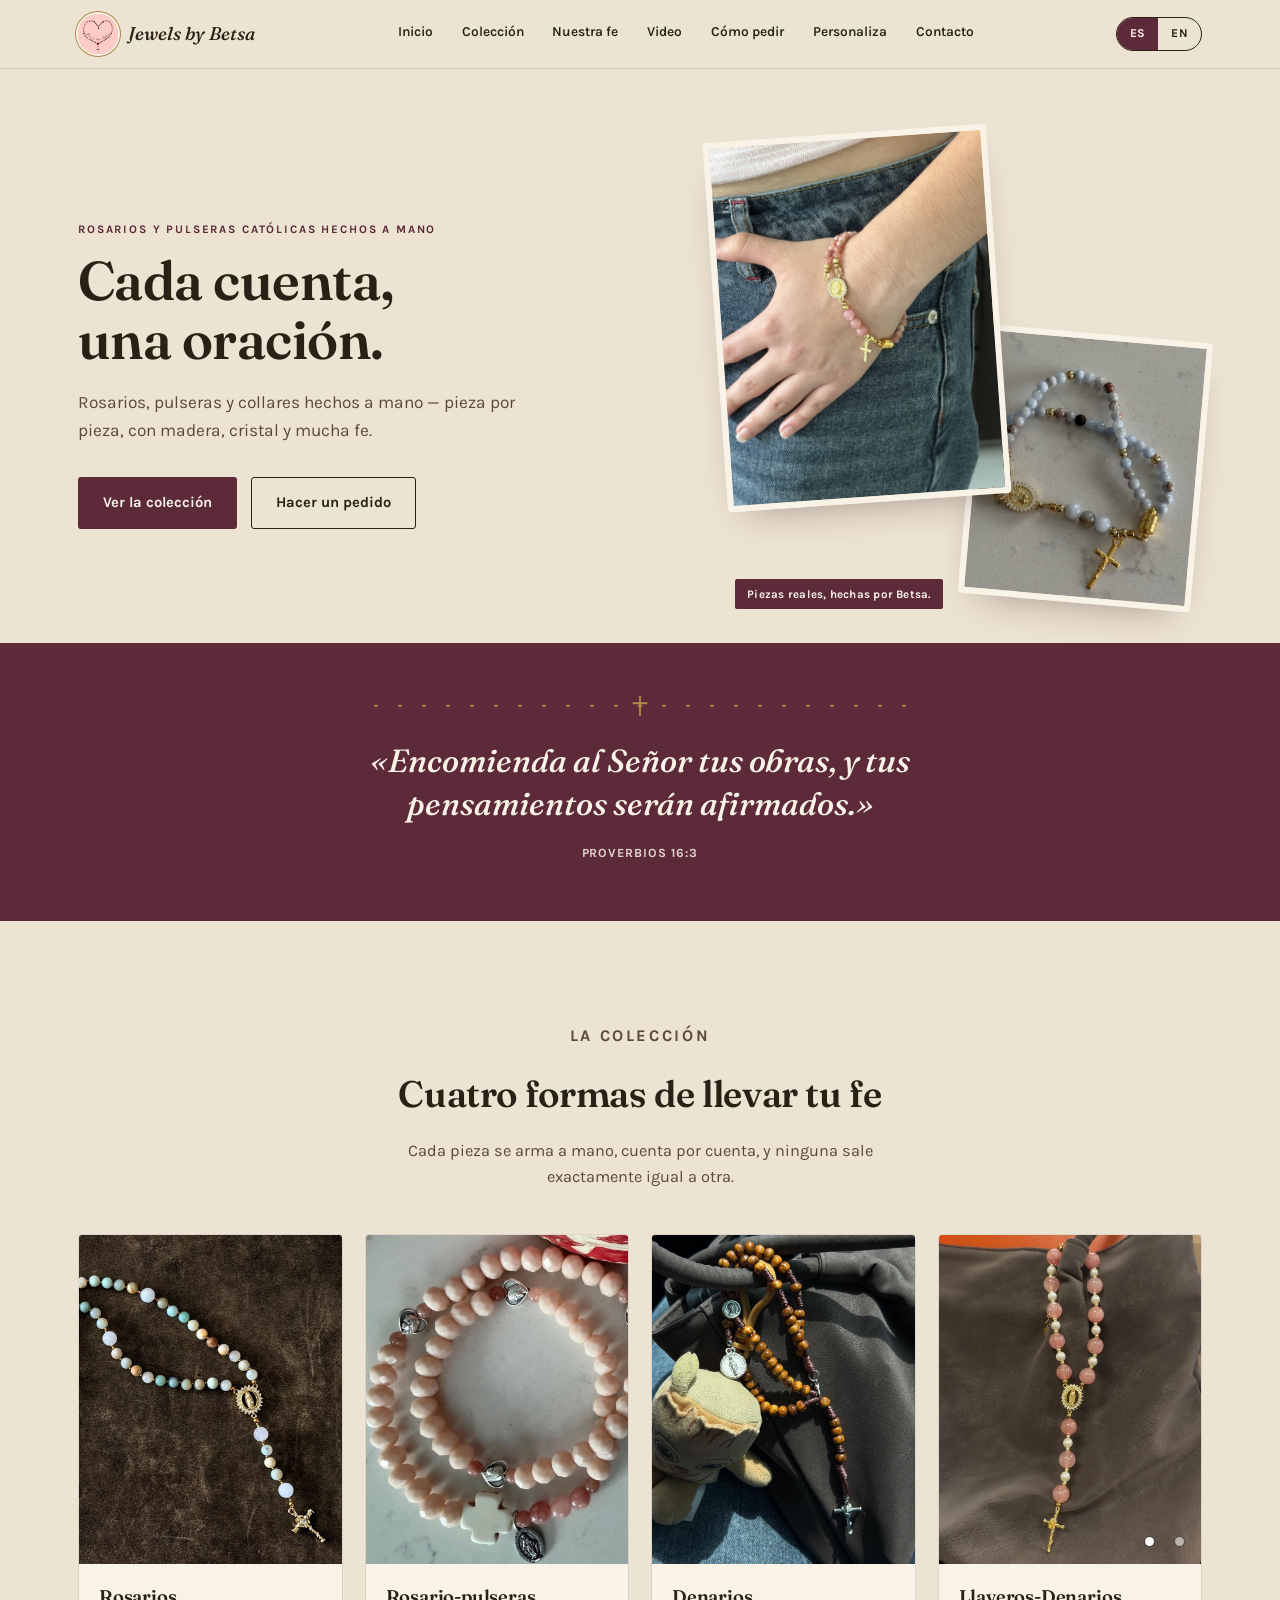
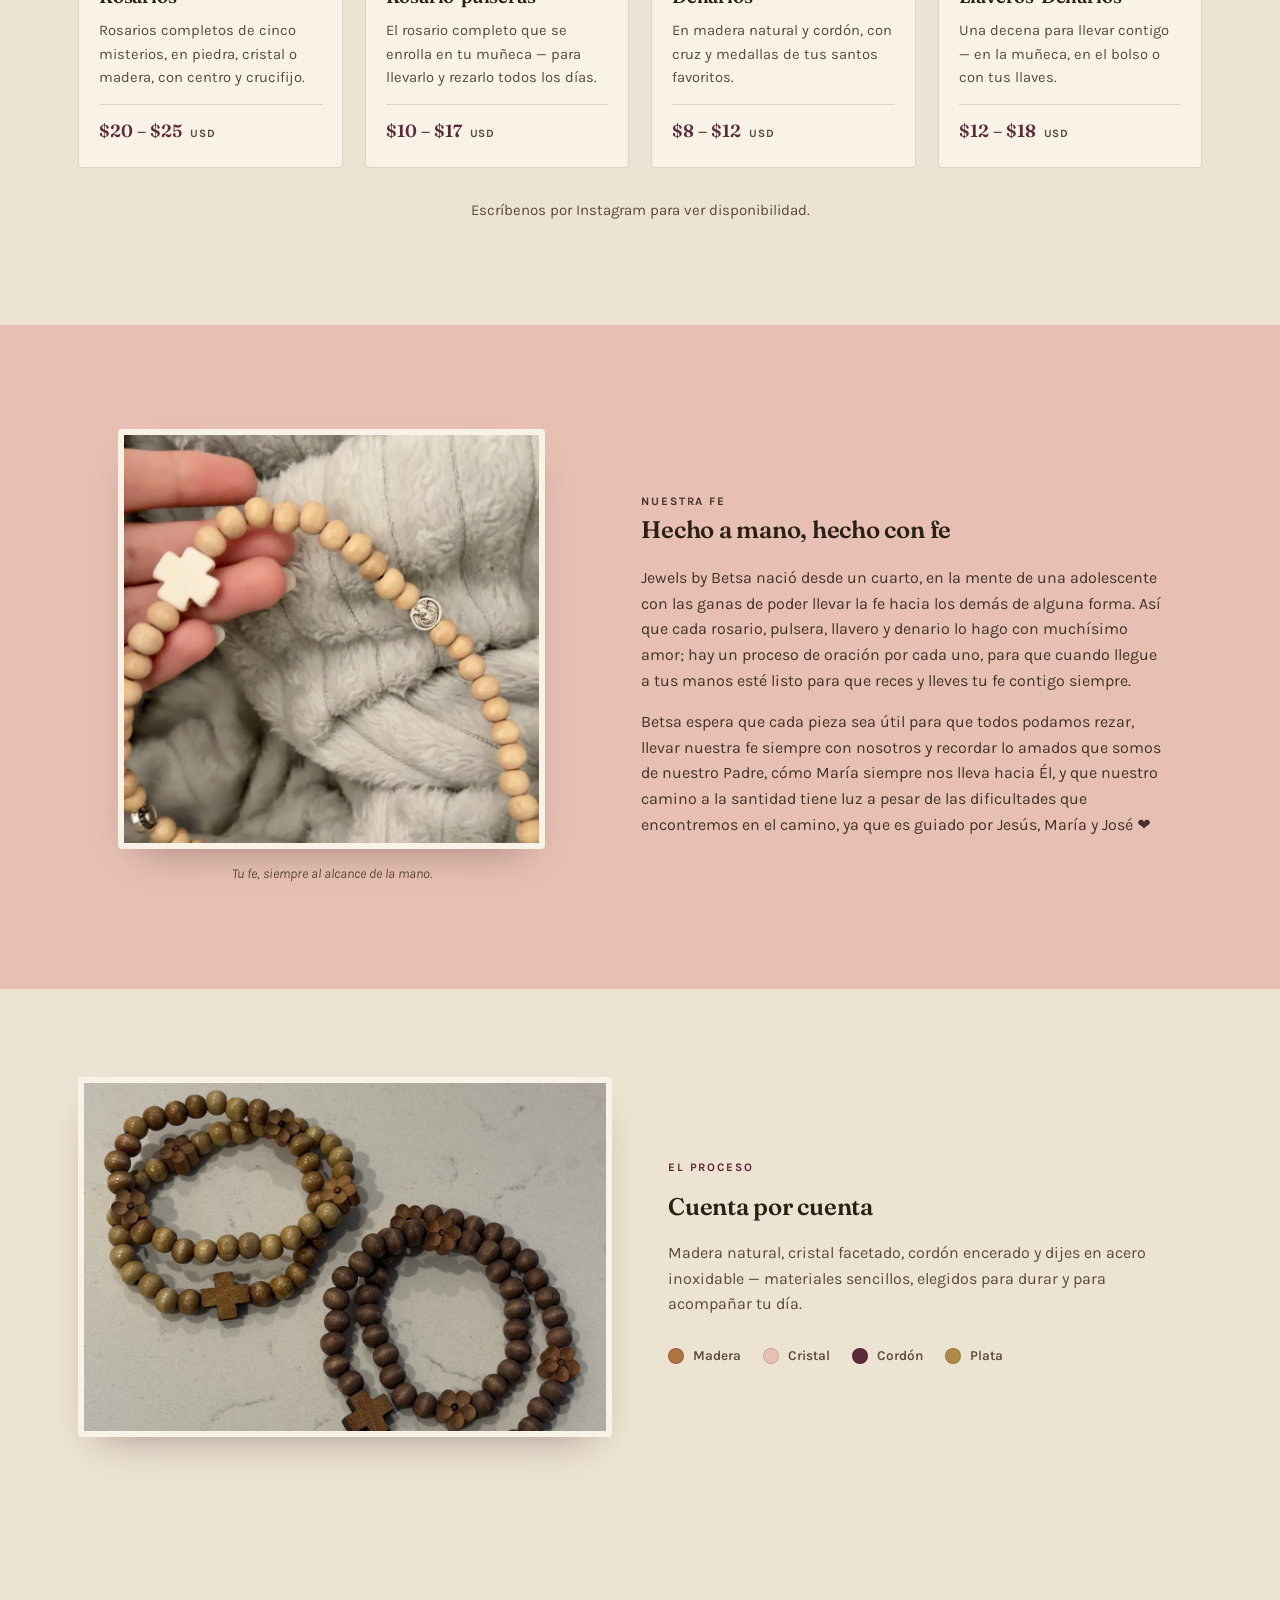
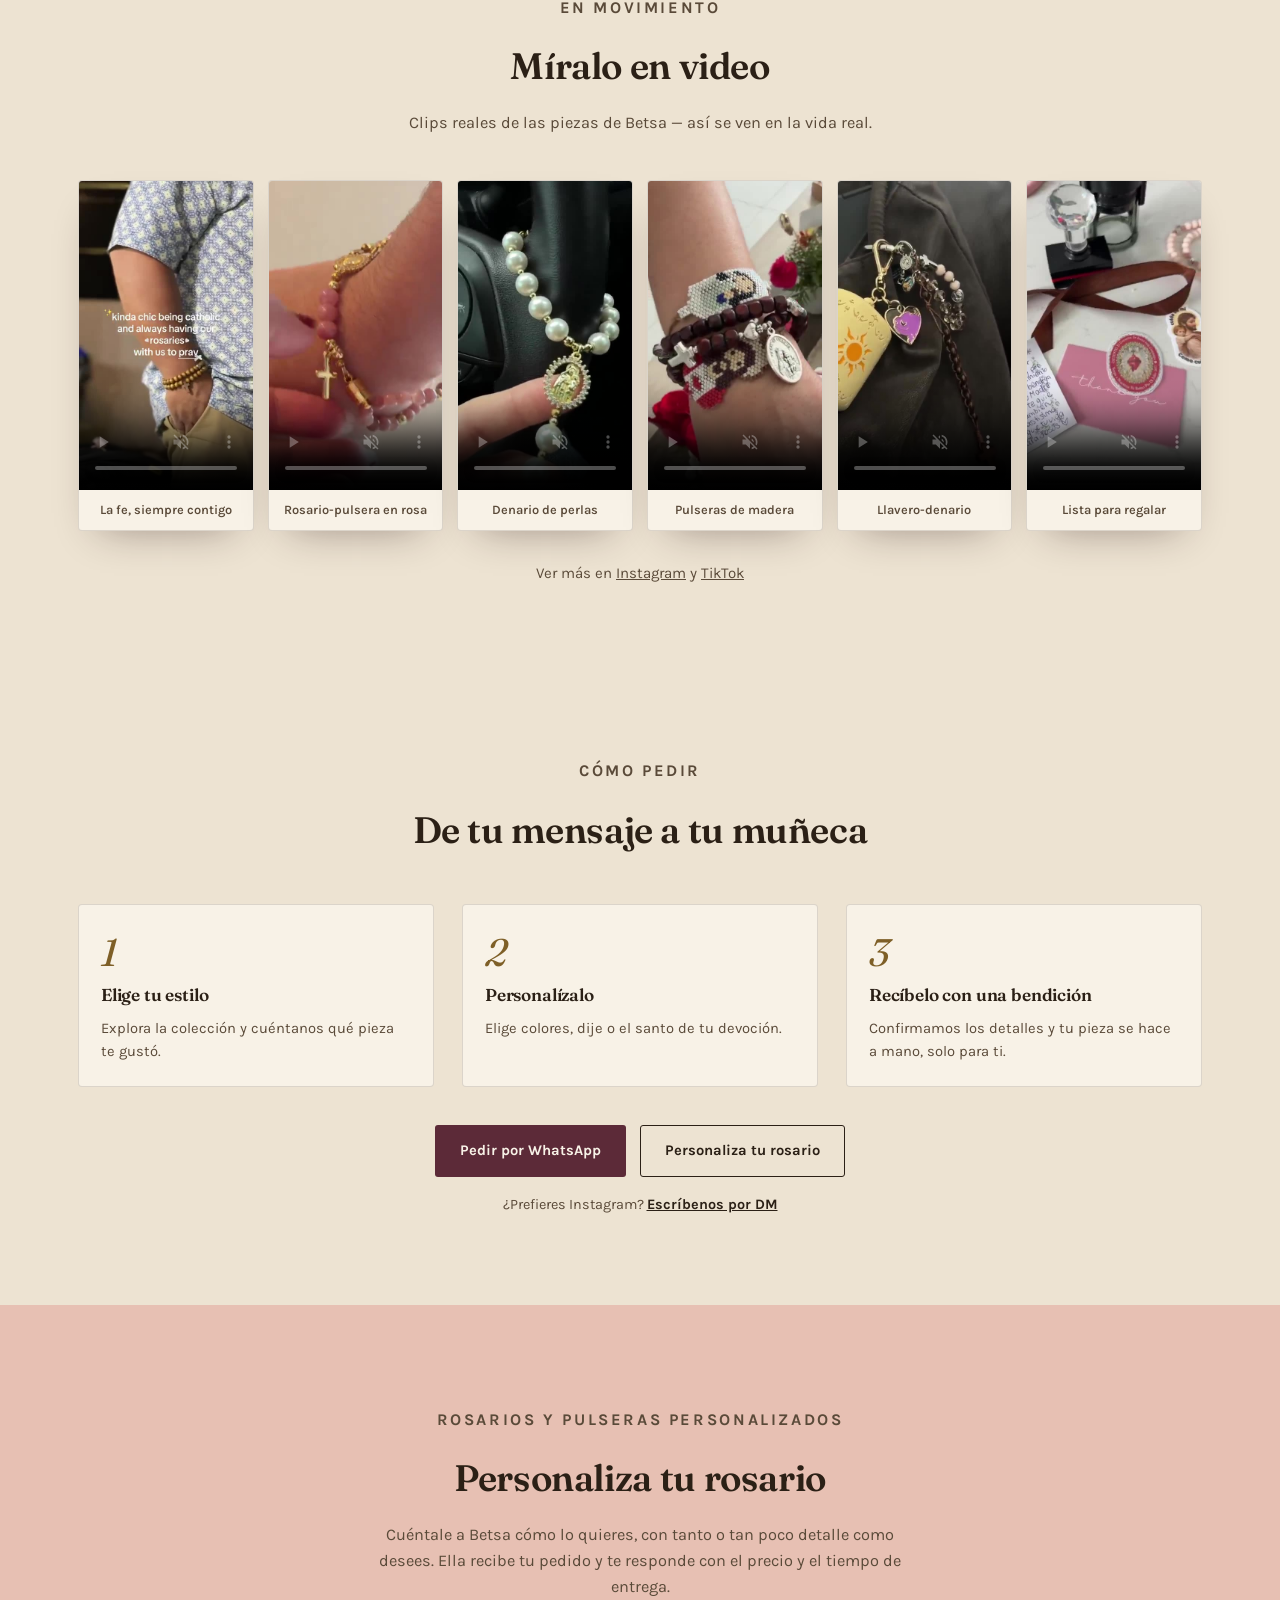
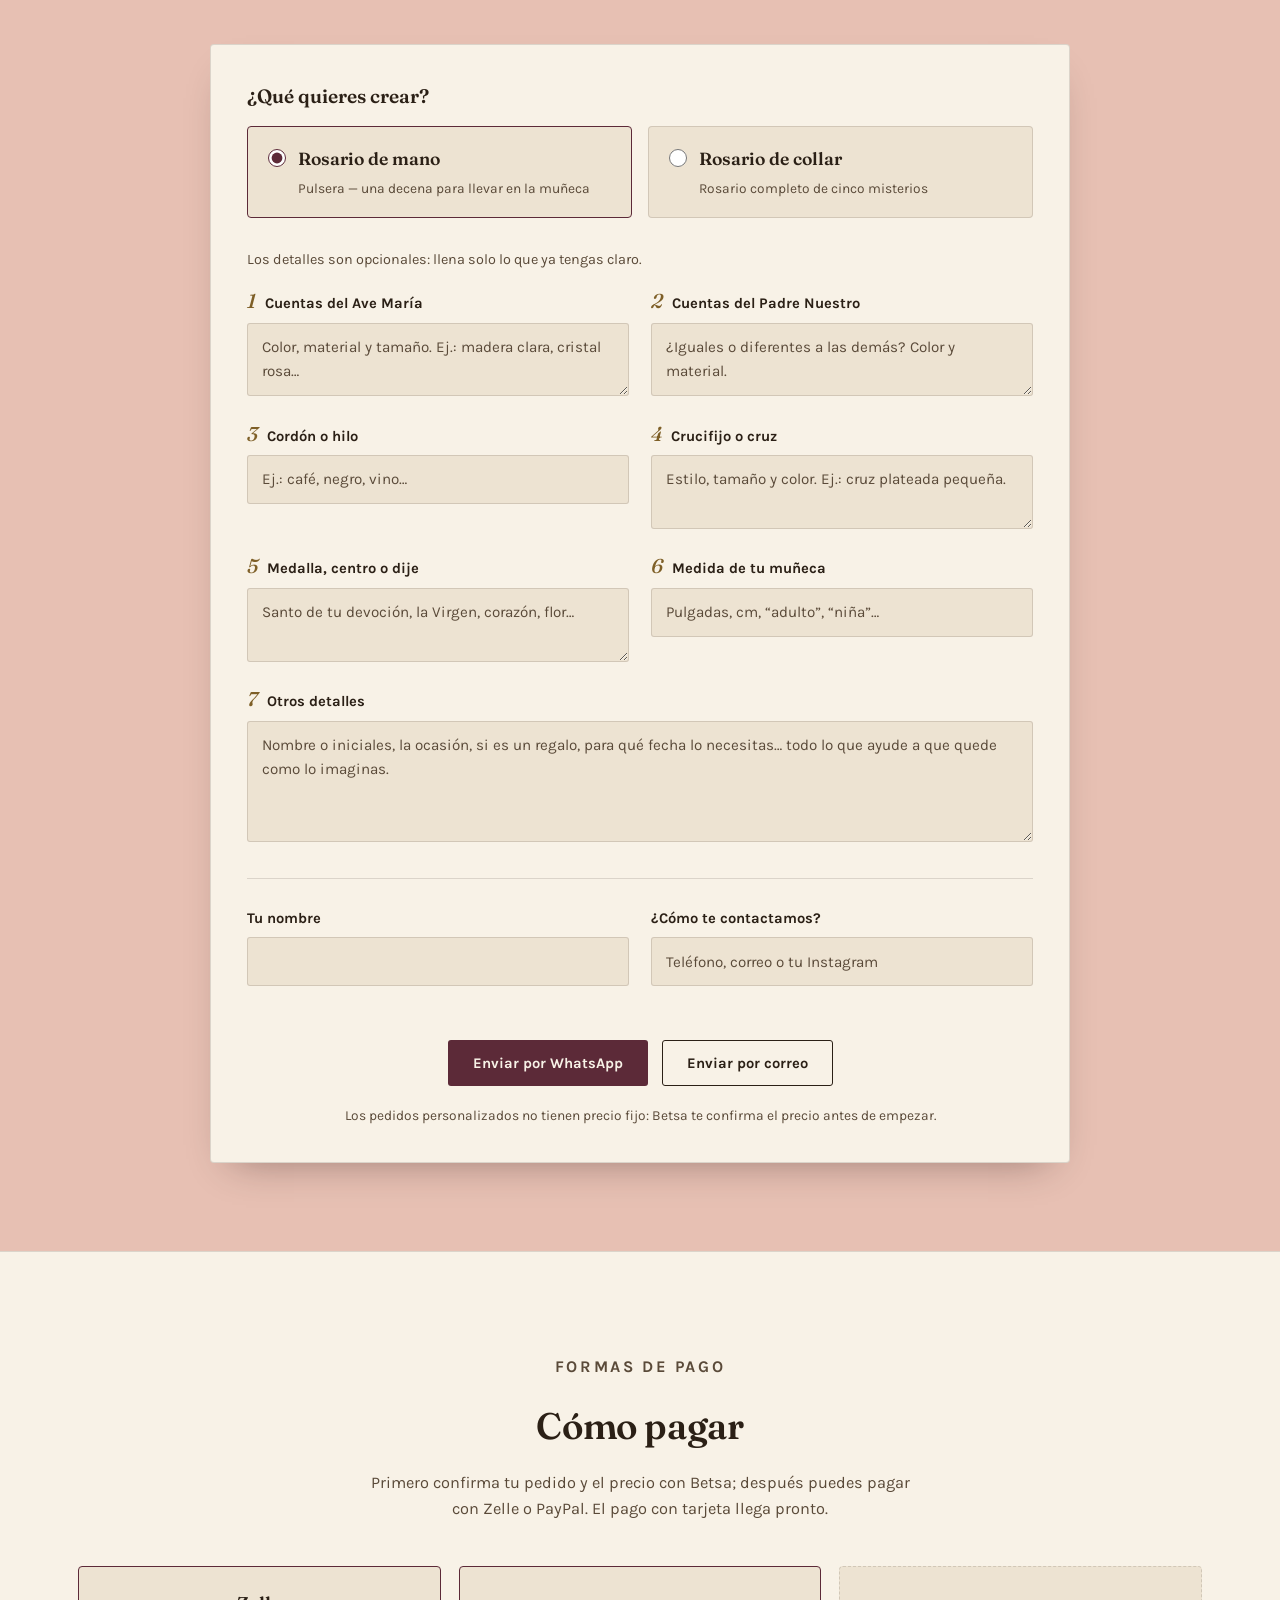
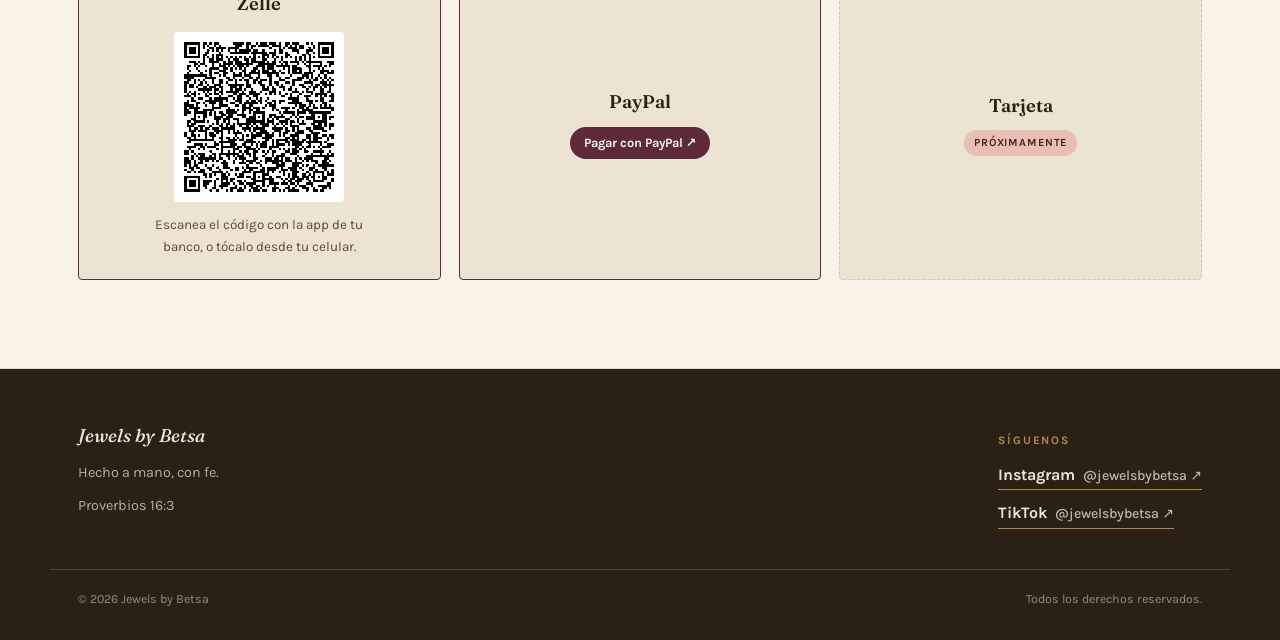
<file: index.html>
<!doctype html>
<html lang="es">
<head>
  <meta charset="utf-8">
  <meta name="viewport" content="width=device-width, initial-scale=1">
  <!-- seo:start (generated by build.js) -->
  <title>Rosarios y pulseras católicas hechos a mano | Jewels by Betsa</title>
  <meta name="description" content="Rosarios, rosario-pulseras, denarios de madera y llaveros católicos hechos a mano, con oración. Pide el tuyo o personalízalo a tu gusto.">
  <link rel="canonical" href="https://jewelsbybetsa.com/">
  <link rel="alternate" hreflang="es" href="https://jewelsbybetsa.com/">
  <link rel="alternate" hreflang="en" href="https://jewelsbybetsa.com/en/">
  <link rel="alternate" hreflang="x-default" href="https://jewelsbybetsa.com/">
  <meta property="og:type" content="website">
  <meta property="og:site_name" content="Jewels by Betsa">
  <meta property="og:title" content="Rosarios y pulseras católicas hechos a mano | Jewels by Betsa">
  <meta property="og:description" content="Rosarios, rosario-pulseras, denarios de madera y llaveros católicos hechos a mano, con oración. Pide el tuyo o personalízalo a tu gusto.">
  <meta property="og:image" content="https://jewelsbybetsa.com/images/og-jewels-by-betsa.jpg">
  <meta property="og:url" content="https://jewelsbybetsa.com/">
  <meta property="og:locale" content="es_US">
  <script type="application/ld+json">{"@context":"https://schema.org","@type":"Organization","name":"Jewels by Betsa","url":"https://jewelsbybetsa.com/","logo":"https://jewelsbybetsa.com/images/logo.jpg","image":"https://jewelsbybetsa.com/images/og-jewels-by-betsa.jpg","description":"Rosarios, rosario-pulseras, denarios de madera y llaveros católicos hechos a mano, con oración. Pide el tuyo o personalízalo a tu gusto.","sameAs":["https://www.instagram.com/jewelsbybetsa/","https://www.tiktok.com/@jewelsbybetsa"]}</script>
  <script type="application/ld+json">{"@context":"https://schema.org","@graph":[{"@type":"Product","name":"Rosarios","description":"Rosarios completos de cinco misterios, en piedra, cristal o madera, con centro y crucifijo.","image":"https://jewelsbybetsa.com/images/rosario-collar.jpg","url":"https://jewelsbybetsa.com/#coleccion","brand":{"@type":"Brand","name":"Jewels by Betsa"},"offers":{"@type":"AggregateOffer","priceCurrency":"USD","lowPrice":20,"highPrice":25}},{"@type":"Product","name":"Rosario-pulseras","description":"El rosario completo que se enrolla en tu muñeca — para llevarlo y rezarlo todos los días.","image":"https://jewelsbybetsa.com/images/rosario-pulsera.jpg","url":"https://jewelsbybetsa.com/#coleccion","brand":{"@type":"Brand","name":"Jewels by Betsa"},"offers":{"@type":"AggregateOffer","priceCurrency":"USD","lowPrice":10,"highPrice":17}},{"@type":"Product","name":"Denarios","description":"En madera natural y cordón, con cruz y medallas de tus santos favoritos.","image":"https://jewelsbybetsa.com/images/denario-madera.jpg","url":"https://jewelsbybetsa.com/#coleccion","brand":{"@type":"Brand","name":"Jewels by Betsa"},"offers":{"@type":"AggregateOffer","priceCurrency":"USD","lowPrice":8,"highPrice":12}},{"@type":"Product","name":"Llaveros-Denarios","description":"Una decena para llevar contigo — en la muñeca, en el bolso o con tus llaves.","image":"https://jewelsbybetsa.com/images/llavero-denario-rosa.jpg","url":"https://jewelsbybetsa.com/#coleccion","brand":{"@type":"Brand","name":"Jewels by Betsa"},"offers":{"@type":"AggregateOffer","priceCurrency":"USD","lowPrice":12,"highPrice":18}}]}</script>
  <!-- seo:end -->
  <link rel="icon" href="images/logo.jpg">
  <link rel="preconnect" href="https://fonts.googleapis.com">
  <link rel="preconnect" href="https://fonts.gstatic.com" crossorigin>
  <link href="https://fonts.googleapis.com/css2?family=Fraunces:ital,opsz,wght@0,9..144,400;0,9..144,500;0,9..144,600;1,9..144,500&family=Karla:wght@400;500;600;700&display=swap" rel="stylesheet">
  <link rel="stylesheet" href="css/styles.css">
</head>
<body>
<header>
  <div class="wrap nav">
    <a class="brand" href="#top">
      <img src="images/logo.jpg" alt="Logo de Jewels by Betsa" data-i18n-alt="alt.logo">
      <span class="brand-word">Jewels by Betsa</span>
    </a>
    <nav class="links" id="navLinks">
      <a href="#top" data-i18n="nav.home">Inicio</a>
      <a href="#coleccion" data-i18n="nav.collection">Colección</a>
      <a href="#fe" data-i18n="nav.faith">Nuestra fe</a>
      <a href="#motion" data-i18n="nav.motion">Video</a>
      <a href="#pedir" data-i18n="nav.order">Cómo pedir</a>
      <a href="#personaliza" data-i18n="nav.custom">Personaliza</a>
      <a href="#contacto" data-i18n="nav.contact">Contacto</a>
    </nav>
    <div class="nav-right">
      <div class="lang-toggle" role="group" aria-label="Language / Idioma">
        <!-- lang:start (generated by build.js) -->
        <a id="btnEs" href="./" hreflang="es" lang="es" aria-current="true">ES</a>
        <a id="btnEn" href="en/" hreflang="en" lang="en">EN</a>
        <!-- lang:end -->
      </div>
      <button class="menu-btn" id="menuBtn" aria-label="Menu" aria-expanded="false"><span></span></button>
    </div>
  </div>
</header>

<main id="top">
  <section class="hero">
    <div class="wrap">
      <div>
        <h1>
          <span class="kicker" data-i18n="hero.keywords">Rosarios y pulseras católicas hechos a mano</span>
          <span class="hero-headline" data-i18n="hero.headline">Cada cuenta, una oración.</span>
        </h1>
        <p class="lede" data-i18n="hero.sub">Rosarios, pulseras y collares hechos a mano — pieza por pieza, con madera, cristal y mucha fe.</p>
        <div class="hero-ctas">
          <a class="btn btn-primary" href="#coleccion" data-i18n="hero.cta1">Ver la colección</a>
          <a class="btn btn-ghost" href="#pedir" data-i18n="hero.cta2">Hacer un pedido</a>
        </div>
      </div>
      <div class="hero-art" data-reveal>
        <img class="a" src="images/hero-pulsera-puesta.jpg" alt="Rosario-pulsera rosa hecho a mano, puesto en la muñeca, con medalla y cruz doradas" data-i18n-alt="alt.hero1">
        <img class="b" src="images/hero-rosario-azul.jpg" alt="Rosario-pulsera católico hecho a mano en piedra azul, con medalla de la Virgen y crucifijo dorado" data-i18n-alt="alt.hero2">
        <span class="hero-caption" data-i18n="hero.photocaption">Piezas reales, hechas por Betsa.</span>
      </div>
    </div>
  </section>

  <section class="tight verse-band">
    <div class="wrap">
      <div class="bead-divider bead-divider--fg" aria-hidden="true" style="margin-bottom:6px;"></div>
      <blockquote data-i18n="verse.quote">«Encomienda al Señor tus obras, y tus pensamientos serán afirmados.»</blockquote>
      <cite data-i18n="verse.cite">Proverbios 16:3</cite>
    </div>
  </section>

  <section id="coleccion">
    <div class="wrap">
      <div class="section-head center">
        <p class="kicker" data-i18n="section.collection.kicker">LA COLECCIÓN</p>
        <h2 data-i18n="section.collection.title">Cuatro formas de llevar tu fe</h2>
        <p data-i18n="section.collection.sub">Cada pieza se arma a mano, cuenta por cuenta, y ninguna sale exactamente igual a otra.</p>
      </div>
      <div class="grid-collection" data-reveal>
        <div class="card">
          <div class="thumb"><img src="images/rosario-collar.jpg" alt="Rosario católico hecho a mano en piedra natural, con centro de la Virgen y crucifijo dorado" data-i18n-alt="alt.rosarios"></div>
          <div class="body">
            <h3 data-i18n="rosarios.title">Rosarios</h3>
            <p data-i18n="rosarios.desc">Rosarios completos de cinco misterios, en piedra, cristal o madera, con centro y crucifijo.</p>
            <div class="price" data-price="rosarios">$20 – $25 <small>USD</small></div>
          </div>
        </div>
        <div class="card">
          <div class="thumb"><img src="images/rosario-pulsera.jpg" alt="Rosario-pulsera hecho a mano en tonos rosa, con cruz y medalla" data-i18n-alt="alt.pulseras"></div>
          <div class="body">
            <h3 data-i18n="pulseras.title">Rosario-pulseras</h3>
            <p data-i18n="pulseras.desc">El rosario completo que se enrolla en tu muñeca — para llevarlo y rezarlo todos los días.</p>
            <div class="price" data-price="pulseras">$10 – $17 <small>USD</small></div>
          </div>
        </div>
        <div class="card">
          <div class="thumb"><img src="images/denario-madera.jpg" alt="Denario de madera hecho a mano, en cordón, con medallas y cruz" data-i18n-alt="alt.denarios"></div>
          <div class="body">
            <h3 data-i18n="denarios.title">Denarios</h3>
            <p data-i18n="denarios.desc">En madera natural y cordón, con cruz y medallas de tus santos favoritos.</p>
            <div class="price" data-price="denarios">$8 – $12 <small>USD</small></div>
          </div>
        </div>
        <div class="card">
          <div class="thumb thumb-duo" data-duo>
            <img class="on" src="images/llavero-denario-rosa.jpg" alt="Llavero-denario rosa con perlas, medalla de la Virgen y cruz dorada" data-i18n-alt="alt.llavero1">
            <img src="images/denario-rojo.jpg" alt="Denario rojo con cuentas blancas, medalla y cruz dorada" data-i18n-alt="alt.llavero2">
            <div class="duo-dots">
              <button type="button" aria-pressed="true" aria-label="Foto 1" data-i18n-aria="photo.1"></button>
              <button type="button" aria-pressed="false" aria-label="Foto 2" data-i18n-aria="photo.2"></button>
            </div>
          </div>
          <div class="body">
            <h3 data-i18n="llaveros.title">Llaveros-Denarios</h3>
            <p data-i18n="llaveros.desc">Una decena para llevar contigo — en la muñeca, en el bolso o con tus llaves.</p>
            <div class="price" data-price="llaveros">$12 – $18 <small>USD</small></div>
          </div>
        </div>
      </div>
      <p class="collection-foot" data-i18n="collection.cta">Escríbenos por Instagram para ver disponibilidad.</p>
    </div>
  </section>

  <section id="fe" class="faith">
    <div class="wrap">
      <figure class="faith-img" data-reveal>
        <img src="images/fe-rosario-en-mano.jpg" alt="Mano sosteniendo un rosario de madera hecho a mano, con cruz blanca" data-i18n-alt="alt.faith">
        <figcaption data-i18n="faith.imgcaption">Tu fe, siempre al alcance de la mano.</figcaption>
      </figure>
      <div class="faith-copy">
        <p class="kicker" data-i18n="faith.kicker">NUESTRA FE</p>
        <h2 data-i18n="faith.title">Hecho a mano, hecho con fe</h2>
        <p data-i18n="faith.body1">Jewels by Betsa nació desde un cuarto, en la mente de una adolescente con las ganas de poder llevar la fe hacia los demás de alguna forma. Así que cada rosario, pulsera, llavero y denario lo hago con muchísimo amor; hay un proceso de oración por cada uno, para que cuando llegue a tus manos esté listo para que reces y lleves tu fe contigo siempre.</p>
        <p data-i18n="faith.body2">Betsa espera que cada pieza sea útil para que todos podamos rezar, llevar nuestra fe siempre con nosotros y recordar lo amados que somos de nuestro Padre, cómo María siempre nos lleva hacia Él, y que nuestro camino a la santidad tiene luz a pesar de las dificultades que encontremos en el camino, ya que es guiado por Jesús, María y José ❤️</p>
      </div>
    </div>
  </section>

  <section class="craft">
    <div class="wrap">
      <img src="images/proceso-cuentas-madera.jpg" alt="Rosario-pulseras de cuentas de madera con dijes de flor y cruz, hechas a mano" data-i18n-alt="alt.craft" data-reveal>
      <div>
        <p class="kicker" data-i18n="craft.kicker">EL PROCESO</p>
        <h2 data-i18n="craft.title">Cuenta por cuenta</h2>
        <p style="color:var(--muted);margin-top:14px;max-width:48ch;" data-i18n="craft.body">Madera natural, cristal facetado, cordón encerado y dijes en acero inoxidable — materiales sencillos, elegidos para durar y para acompañar tu día.</p>
        <div class="swatches">
          <div class="swatch"><i style="background:var(--clay)"></i><span data-i18n="material.wood">Madera</span></div>
          <div class="swatch"><i style="background:var(--blush)"></i><span data-i18n="material.crystal">Cristal</span></div>
          <div class="swatch"><i style="background:var(--wine)"></i><span data-i18n="material.cord">Cordón</span></div>
          <div class="swatch"><i style="background:var(--gold)"></i><span data-i18n="material.silver">Plata</span></div>
        </div>
      </div>
    </div>
  </section>

  <section id="motion" class="tight">
    <div class="wrap">
      <div class="section-head center">
        <p class="kicker" data-i18n="motion.kicker">EN MOVIMIENTO</p>
        <h2 data-i18n="motion.title">Míralo en video</h2>
        <p data-i18n="motion.sub">Clips reales de las piezas de Betsa — así se ven en la vida real.</p>
      </div>
      <div class="grid-video" data-reveal>
        <figure class="video-card">
          <video src="videos/fe-contigo.mp4" poster="images/poster-fe-contigo.jpg" muted loop playsinline preload="none" aria-label="La fe, siempre contigo" data-i18n-aria="video1.caption"></video>
          <figcaption data-i18n="video1.caption">La fe, siempre contigo</figcaption>
        </figure>
        <figure class="video-card">
          <video src="videos/rosario-pulsera-rosa.mp4" poster="images/poster-rosario-pulsera-rosa.jpg" muted loop playsinline preload="none" aria-label="Rosario-pulsera en rosa" data-i18n-aria="video2.caption"></video>
          <figcaption data-i18n="video2.caption">Rosario-pulsera en rosa</figcaption>
        </figure>
        <figure class="video-card">
          <video src="videos/denario-perlas.mp4" poster="images/poster-denario-perlas.jpg" muted loop playsinline preload="none" aria-label="Denario de perlas" data-i18n-aria="video3.caption"></video>
          <figcaption data-i18n="video3.caption">Denario de perlas</figcaption>
        </figure>
        <figure class="video-card">
          <video src="videos/pulseras-madera.mp4" poster="images/poster-pulseras-madera.jpg" muted loop playsinline preload="none" aria-label="Pulseras de madera" data-i18n-aria="video4.caption"></video>
          <figcaption data-i18n="video4.caption">Pulseras de madera</figcaption>
        </figure>
        <figure class="video-card">
          <video src="videos/llavero-denario.mp4" poster="images/poster-llavero-denario.jpg" muted loop playsinline preload="none" aria-label="Llavero-denario" data-i18n-aria="video5.caption"></video>
          <figcaption data-i18n="video5.caption">Llavero-denario</figcaption>
        </figure>
        <figure class="video-card">
          <video src="videos/para-regalar.mp4" poster="images/poster-para-regalar.jpg" muted loop playsinline preload="none" aria-label="Lista para regalar" data-i18n-aria="video6.caption"></video>
          <figcaption data-i18n="video6.caption">Lista para regalar</figcaption>
        </figure>
      </div>
      <p class="collection-foot"><span data-i18n="motion.cta">Ver más en</span> <a href="https://www.instagram.com/jewelsbybetsa/" target="_blank" rel="noopener">Instagram</a> <span data-i18n="motion.cta.or">y</span> <a href="https://www.tiktok.com/@jewelsbybetsa" target="_blank" rel="noopener">TikTok</a></p>
    </div>
  </section>

  <section id="pedir">
    <div class="wrap">
      <div class="section-head center">
        <p class="kicker" data-i18n="order.kicker">CÓMO PEDIR</p>
        <h2 data-i18n="order.title">De tu mensaje a tu muñeca</h2>
      </div>
      <div class="steps" data-reveal>
        <div class="step">
          <span class="num">1</span>
          <h3 data-i18n="step1.title">Elige tu estilo</h3>
          <p data-i18n="step1.body">Explora la colección y cuéntanos qué pieza te gustó.</p>
        </div>
        <div class="step">
          <span class="num">2</span>
          <h3 data-i18n="step2.title">Personalízalo</h3>
          <p data-i18n="step2.body">Elige colores, dije o el santo de tu devoción.</p>
        </div>
        <div class="step">
          <span class="num">3</span>
          <h3 data-i18n="step3.title">Recíbelo con una bendición</h3>
          <p data-i18n="step3.body">Confirmamos los detalles y tu pieza se hace a mano, solo para ti.</p>
        </div>
      </div>
      <div class="order-cta">
        <a class="btn btn-primary" href="https://wa.me/18633351937?text=Hola%20Betsa%2C%20quiero%20hacer%20un%20pedido." data-i18n-href="order.wa.href" target="_blank" rel="noopener" data-i18n="order.wa.cta">Pedir por WhatsApp</a>
        <a class="btn btn-ghost" href="#personaliza" data-i18n="order.custom.cta">Personaliza tu rosario</a>
      </div>
      <p class="order-alt"><span data-i18n="order.alt">¿Prefieres Instagram?</span> <a href="https://www.instagram.com/jewelsbybetsa/" target="_blank" rel="noopener" data-i18n="order.alt.link">Escríbenos por DM</a></p>
    </div>
  </section>

  <section id="personaliza" class="custom">
    <div class="wrap">
      <div class="section-head center">
        <p class="kicker" data-i18n="custom.kicker">ROSARIOS Y PULSERAS PERSONALIZADOS</p>
        <h2 data-i18n="custom.title">Personaliza tu rosario</h2>
        <p data-i18n="custom.sub">Cuéntale a Betsa cómo lo quieres, con tanto o tan poco detalle como desees. Ella recibe tu pedido y te responde con el precio y el tiempo de entrega.</p>
      </div>

      <form class="custom-form" id="customForm" novalidate data-reveal>
        <fieldset class="type-pick">
          <legend data-i18n="custom.type.legend">¿Qué quieres crear?</legend>
          <label class="type-card">
            <input type="radio" name="tipo" value="mano" checked>
            <span class="type-name" data-i18n="custom.type.mano">Rosario de mano</span>
            <span class="type-note" data-i18n="custom.type.mano.note">Pulsera — una decena para llevar en la muñeca</span>
          </label>
          <label class="type-card">
            <input type="radio" name="tipo" value="collar">
            <span class="type-name" data-i18n="custom.type.collar">Rosario de collar</span>
            <span class="type-note" data-i18n="custom.type.collar.note">Rosario completo de cinco misterios</span>
          </label>
        </fieldset>

        <p class="form-hint" data-i18n="custom.optional">Los detalles son opcionales: llena solo lo que ya tengas claro.</p>
        <div class="field-grid">
          <div class="field">
            <label for="cf-ave"><span class="field-num">1</span><span data-i18n="custom.ave.label">Cuentas del Ave María</span></label>
            <textarea id="cf-ave" name="ave" rows="2" data-i18n-ph="custom.ave.ph" placeholder="Color, material y tamaño. Ej.: madera clara, cristal rosa…"></textarea>
          </div>
          <div class="field">
            <label for="cf-padre"><span class="field-num">2</span><span data-i18n="custom.padre.label">Cuentas del Padre Nuestro</span></label>
            <textarea id="cf-padre" name="padre" rows="2" data-i18n-ph="custom.padre.ph" placeholder="¿Iguales o diferentes a las demás? Color y material."></textarea>
          </div>
          <div class="field">
            <label for="cf-cordon"><span class="field-num">3</span><span data-i18n="custom.cordon.label">Cordón o hilo</span></label>
            <input type="text" id="cf-cordon" name="cordon" data-i18n-ph="custom.cordon.ph" placeholder="Ej.: café, negro, vino…">
          </div>
          <div class="field">
            <label for="cf-cruz"><span class="field-num">4</span><span data-i18n="custom.cruz.label">Crucifijo o cruz</span></label>
            <textarea id="cf-cruz" name="cruz" rows="2" data-i18n-ph="custom.cruz.ph" placeholder="Estilo, tamaño y color. Ej.: cruz plateada pequeña."></textarea>
          </div>
          <div class="field">
            <label for="cf-medalla"><span class="field-num">5</span><span data-i18n="custom.medalla.label">Medalla, centro o dije</span></label>
            <textarea id="cf-medalla" name="medalla" rows="2" data-i18n-ph="custom.medalla.ph" placeholder="Santo de tu devoción, la Virgen, corazón, flor…"></textarea>
          </div>
          <div class="field">
            <label for="cf-medida"><span class="field-num">6</span><span id="medidaLabel" data-i18n="custom.medida.label.mano">Medida de tu muñeca</span></label>
            <input type="text" id="cf-medida" name="medida" data-i18n-ph="custom.medida.ph.mano" placeholder="Pulgadas, cm, “adulto”, “niña”…">
          </div>
          <div class="field field-wide">
            <label for="cf-otros"><span class="field-num">7</span><span data-i18n="custom.otros.label">Otros detalles</span></label>
            <textarea id="cf-otros" name="otros" rows="4" data-i18n-ph="custom.otros.ph" placeholder="Nombre o iniciales, la ocasión, si es un regalo, para qué fecha lo necesitas… todo lo que ayude a que quede como lo imaginas."></textarea>
          </div>
        </div>

        <div class="field-grid contact-grid">
          <div class="field">
            <label for="cf-nombre"><span data-i18n="custom.nombre.label">Tu nombre</span></label>
            <input type="text" id="cf-nombre" name="nombre" autocomplete="name" required>
          </div>
          <div class="field">
            <label for="cf-contacto"><span data-i18n="custom.contacto.label">¿Cómo te contactamos?</span></label>
            <input type="text" id="cf-contacto" name="contacto" required data-i18n-ph="custom.contacto.ph" placeholder="Teléfono, correo o tu Instagram">
          </div>
        </div>
        <input type="checkbox" name="botcheck" class="hp" tabindex="-1" autocomplete="off" aria-hidden="true">

        <p class="form-status" id="formStatus" role="status" aria-live="polite"></p>
        <div class="send-row">
          <button type="button" class="btn btn-primary" id="sendWhatsapp" data-i18n="custom.send.wa">Enviar por WhatsApp</button>
          <button type="button" class="btn btn-ghost" id="sendEmail" data-i18n="custom.send.email">Enviar por correo</button>
        </div>
        <p class="form-note" data-i18n="custom.note">Los pedidos personalizados no tienen precio fijo: Betsa te confirma el precio antes de empezar.</p>
      </form>
    </div>
  </section>

  <section class="pay">
    <div class="wrap">
      <div class="section-head center">
        <p class="kicker" data-i18n="pay.kicker">FORMAS DE PAGO</p>
        <h2 data-i18n="pay.title">Cómo pagar</h2>
        <p data-i18n="pay.body">Primero confirma tu pedido y el precio con Betsa; después puedes pagar con Zelle o PayPal. El pago con tarjeta llega pronto.</p>
      </div>
      <!-- Placeholder only — wire real payment links/buttons here when ready (e.g. Zelle QR, PayPal.me link, Stripe payment link). -->
      <div class="pay-methods">
        <a class="pay-card pay-card-live pay-card-qr" href="https://enroll.zellepay.com/qr-codes?data=ewogICJuYW1lIiA6ICJKVUFOIiwKICAidG9rZW4iIDogIjMyMTQ0NzAxMzUiLAogICJhY3Rpb24iIDogInBheW1lbnQiCn0=" target="_blank" rel="noopener">
          <div class="method">Zelle</div>
          <img class="zelle-qr" src="images/zelle-qr.png" width="600" height="600" alt="Código QR de Zelle para pagar a Jewels by Betsa" data-i18n-alt="alt.zelle">
          <span class="pay-note" data-i18n="pay.zelle.note">Escanea el código con la app de tu banco, o tócalo desde tu celular.</span>
        </a>
        <a class="pay-card pay-card-live" href="https://paypal.me/juancamachobd" target="_blank" rel="noopener"><div class="method">PayPal</div><span class="pay-go" data-i18n="pay.paypal.cta">Pagar con PayPal ↗</span></a>
        <div class="pay-card"><div class="method" data-i18n="pay.card">Tarjeta</div><span class="soon" data-i18n="pay.soon">Próximamente</span></div>
      </div>
    </div>
  </section>
</main>

<div class="sticky-cta" id="stickyCta">
  <a class="btn btn-primary" href="#personaliza" data-i18n="sticky.cta">Personalizar mi rosario</a>
</div>

<footer id="contacto">
  <div class="wrap">
    <div>
      <span class="brand-word">Jewels by Betsa</span>
      <p data-i18n="footer.tag">Hecho a mano, con fe.</p>
      <p data-i18n="verse.cite">Proverbios 16:3</p>
    </div>
    <div>
      <p class="kicker" style="color:var(--gold)" data-i18n="footer.follow">SÍGUENOS</p>
      <ul class="social">
        <li><a href="https://www.instagram.com/jewelsbybetsa/" target="_blank" rel="noopener">Instagram <span>@jewelsbybetsa ↗</span></a></li>
        <li><a href="https://www.tiktok.com/@jewelsbybetsa" target="_blank" rel="noopener">TikTok <span>@jewelsbybetsa ↗</span></a></li>
      </ul>
    </div>
  </div>
  <div class="wrap foot-bottom">
    <span>© 2026 Jewels by Betsa</span>
    <span data-i18n="footer.rights">Todos los derechos reservados.</span>
  </div>
</footer>

<script src="js/i18n.js"></script>
<script src="js/main.js"></script>
</body>
</html>
</file>
<file: css/styles.css>
:root{
  --linen:#EDE3D2;
  --surface:#F8F2E7;
  --ink:#2B2016;
  --muted:#5A4A39;
  --wine:#5C2A38;
  --wine-strong:#4A2129;
  --clay:#AD7440;
  --blush:#E7C0B3;
  --gold:#AE8A47;
  --gold-text:#7E5F27;
  --border: rgba(43,32,22,.14);
  --divider-bg: var(--linen);
  --shadow: 0 18px 40px -22px rgba(43,20,20,.45);
}
@media (prefers-color-scheme: dark){
  :root:not([data-theme="light"]){
    --linen:#1E1512;
    --surface:#2A1D18;
    --ink:#F2E7D8;
    --muted:#C6B4A0;
    --wine:#D98CA0;
    --wine-strong:#EFAABD;
    --clay:#D8A06B;
    --blush:#3B2721;
    --gold:#CBA968;
    --gold-text:#CBA968;
    --border: rgba(242,231,216,.16);
    --divider-bg: var(--linen);
    --shadow: 0 18px 44px -20px rgba(0,0,0,.65);
  }
}
:root[data-theme="dark"]{
  --linen:#1E1512;
  --surface:#2A1D18;
  --ink:#F2E7D8;
  --muted:#C6B4A0;
  --wine:#D98CA0;
  --wine-strong:#EFAABD;
  --clay:#D8A06B;
  --blush:#3B2721;
  --gold:#CBA968;
    --gold-text:#CBA968;
  --border: rgba(242,231,216,.16);
  --divider-bg: var(--linen);
  --shadow: 0 18px 44px -20px rgba(0,0,0,.65);
}

*{box-sizing:border-box;}
body{
  margin:0;
  background:var(--linen);
  color:var(--ink);
  font-family:'Karla',ui-sans-serif,system-ui,sans-serif;
  font-size:16px;
  line-height:1.6;
  -webkit-font-smoothing:antialiased;
}
img{display:block;max-width:100%;}
h1,h2,h3{
  font-family:'Fraunces',Georgia,serif;
  font-weight:600;
  letter-spacing:-0.01em;
  text-wrap:balance;
  margin:0;
  color:var(--ink);
}
a{color:inherit;}
.wrap{max-width:1180px;margin:0 auto;padding:0 28px;}
.kicker{
  font-family:'Karla',sans-serif;
  font-weight:700;
  font-size:.72rem;
  letter-spacing:.16em;
  text-transform:uppercase;
  color:var(--wine);
}
.btn{
  display:inline-flex;align-items:center;gap:.5rem;
  font-family:'Karla',sans-serif;font-weight:700;font-size:.92rem;
  padding:.85rem 1.5rem;border-radius:3px;border:1.5px solid transparent;
  text-decoration:none;cursor:pointer;transition:transform .15s ease, opacity .15s ease;
}
.btn:hover{transform:translateY(-1px);}
.btn:focus-visible{outline:2px solid var(--wine);outline-offset:3px;}
.btn-primary{background:var(--wine);color:var(--surface);}
.btn-primary:hover{opacity:.92;}
.btn-ghost{border-color:var(--ink);color:var(--ink);background:transparent;}

/* ---------- Bead divider: dots + center cross, echoes rosary construction ---------- */
.bead-divider{position:relative;height:14px;width:min(560px,78%);margin:0 auto;}
.bead-divider::before{
  content:"";position:absolute;left:0;right:0;top:50%;height:2.4px;transform:translateY(-50%);
  background-image:radial-gradient(circle, var(--gold) 2.2px, transparent 2.6px);
  background-size:24px 14px;background-repeat:repeat-x;background-position:center;
  opacity:.85;
}
.bead-divider::after{
  content:"";position:absolute;left:50%;top:50%;width:22px;height:22px;transform:translate(-50%,-50%);
  background:var(--divider-bg);
  -webkit-mask-image:url("data:image/svg+xml,%3Csvg xmlns='http://www.w3.org/2000/svg' viewBox='0 0 24 24'%3E%3Cpath d='M11 1h2v7h7v2h-7v13h-2V10H4V8h7z'/%3E%3C/svg%3E");
  mask-image:url("data:image/svg+xml,%3Csvg xmlns='http://www.w3.org/2000/svg' viewBox='0 0 24 24'%3E%3Cpath d='M11 1h2v7h7v2h-7v13h-2V10H4V8h7z'/%3E%3C/svg%3E");
  -webkit-mask-size:contain;mask-size:contain;-webkit-mask-repeat:no-repeat;mask-repeat:no-repeat;
}
.bead-divider--fg::after{background:var(--gold);}

/* ---------- Nav ---------- */
header{
  position:sticky;top:0;z-index:40;
  background:color-mix(in srgb, var(--linen) 88%, transparent);
  backdrop-filter:blur(10px);
  border-bottom:1px solid var(--border);
}
.nav{display:flex;align-items:center;justify-content:space-between;padding-top:14px;padding-bottom:14px;gap:16px;}
.brand{display:flex;align-items:center;gap:.65rem;text-decoration:none;}
.brand img{width:40px;height:40px;border-radius:50%;object-fit:cover;box-shadow:0 0 0 2px var(--surface), 0 0 0 3px var(--gold);}
.brand-word{font-family:'Fraunces',serif;font-style:italic;font-weight:500;font-size:1.15rem;color:var(--ink);}
nav.links{display:flex;gap:1.8rem;list-style:none;margin:0;padding:0;}
nav.links a{
  text-decoration:none;font-weight:600;font-size:.86rem;color:var(--ink);
  padding-bottom:3px;border-bottom:2px solid transparent;transition:border-color .15s ease;
}
nav.links a:hover{border-color:var(--gold);}
.nav-right{display:flex;align-items:center;gap:14px;}
.lang-toggle{
  display:flex;border:1.5px solid var(--ink);border-radius:999px;overflow:hidden;font-size:.75rem;font-weight:700;
}
.lang-toggle a{
  background:transparent;border:0;padding:.4rem .8rem;cursor:pointer;text-decoration:none;display:block;color:var(--ink);font-family:'Karla',sans-serif;font-weight:700;
  letter-spacing:.04em;
}
.lang-toggle a[aria-current="true"]{background:var(--wine);color:var(--surface);}
.lang-toggle a:focus-visible{outline:2px solid var(--wine);outline-offset:2px;}
.menu-btn{display:none;background:none;border:1.5px solid var(--ink);border-radius:4px;padding:.4rem .6rem;cursor:pointer;}
.menu-btn span, .menu-btn span::before, .menu-btn span::after{
  content:"";display:block;width:18px;height:2px;background:var(--ink);position:relative;
}
.menu-btn span::before{position:absolute;top:-6px;}
.menu-btn span::after{position:absolute;top:6px;}

@media (max-width:800px){
  nav.links{
    position:absolute;top:100%;left:0;right:0;background:var(--surface);
    flex-direction:column;gap:0;padding:0;max-height:0;overflow:hidden;border-bottom:1px solid var(--border);
    transition:max-height .25s ease;
  }
  nav.links.open{max-height:420px;}
  nav.links a{padding:14px 28px;width:100%;border-bottom:1px solid var(--border);}
  .menu-btn{display:block;}
}

section{padding:88px 0;}
section.tight{padding:56px 0;}

/* ---------- Hero ---------- */
.hero{padding-top:64px;padding-bottom:40px;}
.hero .wrap{display:grid;grid-template-columns:1.05fr .95fr;gap:56px;align-items:center;}
.hero h1 .kicker{display:block;line-height:1.5;margin-bottom:14px;}
.hero h1 .hero-headline{display:block;}
.hero h1{font-size:clamp(2.3rem,4.4vw,3.4rem);line-height:1.08;margin-top:14px;}
.hero p.lede{font-size:1.08rem;color:var(--muted);margin-top:20px;max-width:46ch;}
.hero-ctas{display:flex;gap:14px;margin-top:32px;flex-wrap:wrap;}
.hero-art{position:relative;height:470px;}
.hero-art img{
  position:absolute;border-radius:4px;object-fit:cover;box-shadow:var(--shadow);
  border:6px solid var(--surface);
}
.hero-art .a{width:56%;top:0;left:4%;transform:rotate(-4deg);z-index:2;height:370px;}
.hero-art .b{width:46%;bottom:0;right:0;transform:rotate(5deg);z-index:1;height:270px;}
.hero-caption{position:absolute;bottom:-6px;left:8%;background:var(--wine);color:var(--surface);
  font-size:.72rem;font-weight:700;padding:6px 12px;border-radius:2px;z-index:3;letter-spacing:.02em;}

@media (max-width:900px){
  .hero .wrap{grid-template-columns:1fr;}
  .hero-art{height:400px;margin-top:12px;}
  .hero-art .a{height:310px;}
  .hero-art .b{height:220px;}
}

/* ---------- Verse band ---------- */
.verse-band{background:var(--wine);color:var(--surface);text-align:center;--divider-bg:var(--wine);}
.verse-band blockquote{
  font-family:'Fraunces',serif;font-style:italic;font-weight:500;
  font-size:clamp(1.35rem,2.6vw,2rem);max-width:32ch;margin:26px auto 14px;line-height:1.35;
}
.verse-band cite{font-style:normal;font-weight:700;letter-spacing:.08em;font-size:.78rem;text-transform:uppercase;opacity:.85;}

/* ---------- Section headers ---------- */
.section-head{max-width:56ch;margin-bottom:44px;}
.section-head h2{font-size:clamp(1.7rem,3vw,2.3rem);margin-top:10px;}
.section-head p{color:var(--muted);margin-top:14px;font-size:1.02rem;}
.center{text-align:center;margin-left:auto;margin-right:auto;}

/* ---------- Collection grid ---------- */
.grid-collection{display:grid;grid-template-columns:repeat(4,1fr);gap:22px;}
.card{background:var(--surface);border:1px solid var(--border);border-radius:4px;overflow:hidden;display:flex;flex-direction:column;}
.card .thumb{aspect-ratio:4/5;overflow:hidden;}
.card .thumb img{width:100%;height:100%;object-fit:cover;transition:transform .5s ease;}
.card:hover .thumb img{transform:scale(1.05);}
.thumb-duo{position:relative;cursor:pointer;}
.thumb-duo img{position:absolute;inset:0;opacity:0;transition:opacity .4s ease, transform .5s ease;}
.thumb-duo img.on{opacity:1;}
.duo-dots{position:absolute;right:8px;bottom:8px;display:flex;gap:2px;}
.duo-dots button{
  width:28px;height:28px;padding:0;border:0;background:transparent;cursor:pointer;
  display:grid;place-items:center;
}
.duo-dots button::before{
  content:"";width:9px;height:9px;border-radius:50%;background:rgba(255,255,255,.55);
  box-shadow:0 0 0 1px rgba(0,0,0,.25);transition:background .15s ease;
}
.duo-dots button[aria-pressed="true"]::before{background:#fff;}
.duo-dots button:focus-visible{outline:2px solid #fff;outline-offset:-4px;border-radius:50%;}
.card .body{padding:18px 20px 22px;flex:1;display:flex;flex-direction:column;gap:8px;}
.card .body h3{font-size:1.15rem;}
.card .body p{color:var(--muted);font-size:.92rem;margin:0;flex:1;}
.card .price{
  margin-top:6px;padding-top:12px;border-top:1px solid var(--border);
  font-family:'Fraunces',Georgia,serif;font-weight:600;font-size:1.1rem;color:var(--wine);
  font-variant-numeric:tabular-nums;
}
.card .price small{font-family:'Karla',sans-serif;font-weight:700;font-size:.7rem;letter-spacing:.08em;color:var(--muted);margin-left:4px;}
.collection-foot{margin-top:30px;text-align:center;color:var(--muted);font-size:.94rem;}

@media (max-width:980px){.grid-collection{grid-template-columns:repeat(2,1fr);}}
@media (max-width:560px){.grid-collection{grid-template-columns:1fr;}}

/* ---------- Video / motion grid ---------- */
.grid-video{display:grid;grid-template-columns:repeat(6,1fr);gap:14px;}
.video-card{margin:0;background:var(--surface);border:1px solid var(--border);border-radius:4px;overflow:hidden;box-shadow:var(--shadow);}
.video-card video{width:100%;aspect-ratio:9/16;object-fit:cover;display:block;background:#150f0c;}
.video-card figcaption{padding:10px 8px;font-size:.8rem;color:var(--muted);font-weight:600;text-align:center;}
@media (max-width:980px){.grid-video{grid-template-columns:repeat(3,1fr);gap:18px;}}
/* Phones: one row you swipe sideways, with the next clip peeking in */
@media (max-width:640px){
  .grid-video{
    display:flex;gap:14px;overflow-x:auto;scroll-snap-type:x mandatory;
    margin:0 -28px;padding:4px 28px 18px;scroll-padding:0 28px;
    -webkit-overflow-scrolling:touch;scrollbar-width:none;
  }
  .grid-video::-webkit-scrollbar{display:none;}
  .video-card{flex:0 0 62%;scroll-snap-align:start;box-shadow:none;}
}

/* ---------- Faith / story ---------- */
.faith{background:var(--blush);}
.faith .wrap{display:grid;grid-template-columns:.95fr 1.05fr;gap:56px;align-items:center;}
.faith-img{position:relative;}
.faith-img img{border-radius:4px;box-shadow:var(--shadow);border:6px solid var(--surface);width:100%;height:420px;object-fit:cover;}
.faith-img figcaption{margin-top:14px;font-size:.85rem;color:var(--muted);font-style:italic;text-align:center;}
.faith-copy p{margin:16px 0 0;color:var(--ink);opacity:.88;max-width:52ch;}
@media (max-width:900px){.faith .wrap{grid-template-columns:1fr;}.faith-img img{height:300px;}}

/* ---------- Craft / materials ---------- */
.craft .wrap{display:grid;grid-template-columns:1fr 1fr;gap:56px;align-items:center;}
.craft img{border-radius:4px;width:100%;height:360px;object-fit:cover;box-shadow:var(--shadow);border:6px solid var(--surface);}
.swatches{display:flex;gap:22px;margin-top:28px;flex-wrap:wrap;}
.swatch{display:flex;align-items:center;gap:9px;}
.swatch i{width:16px;height:16px;border-radius:50%;display:inline-block;box-shadow:inset 0 0 0 1px rgba(0,0,0,.12);}
.swatch span{font-size:.85rem;font-weight:600;color:var(--muted);}
@media (max-width:900px){.craft .wrap{grid-template-columns:1fr;}.craft img{height:280px;}}

/* ---------- Order steps ---------- */
.steps{display:grid;grid-template-columns:repeat(3,1fr);gap:28px;counter-reset:step;}
.step{position:relative;padding:28px 22px 22px;background:var(--surface);border:1px solid var(--border);border-radius:4px;}
.step .num{
  font-family:'Fraunces',serif;font-style:italic;font-size:2.4rem;color:var(--gold-text);line-height:1;display:block;margin-bottom:10px;
}
.step h3{font-size:1.08rem;margin-bottom:8px;}
.step p{margin:0;color:var(--muted);font-size:.92rem;}
.order-cta{margin-top:38px;display:flex;gap:14px;justify-content:center;flex-wrap:wrap;}
.order-alt{margin:16px 0 0;text-align:center;color:var(--muted);font-size:.9rem;}
.order-alt a{font-weight:700;color:var(--ink);}
@media (max-width:860px){.steps{grid-template-columns:1fr;}}

/* ---------- Custom order form ---------- */
.custom{background:var(--blush);}
.custom-form{
  max-width:860px;margin:0 auto;background:var(--surface);border:1px solid var(--border);
  border-radius:4px;padding:36px;box-shadow:var(--shadow);
}
.type-pick{border:0;padding:0;margin:0 0 30px;display:grid;grid-template-columns:1fr 1fr;gap:16px;}
.type-pick legend{
  font-family:'Fraunces',Georgia,serif;font-weight:600;font-size:1.2rem;color:var(--ink);
  padding:0;margin-bottom:14px;
}
.type-card{
  position:relative;display:flex;flex-direction:column;gap:4px;cursor:pointer;
  padding:18px 20px 18px 50px;border:1.5px solid var(--border);border-radius:4px;background:var(--linen);
  transition:border-color .15s ease;
}
.type-card input{position:absolute;left:20px;top:22px;width:18px;height:18px;margin:0;accent-color:var(--wine);}
.type-card:has(input:checked){border-color:var(--wine);}
.type-card:has(input:focus-visible){outline:2px solid var(--wine);outline-offset:3px;}
.type-name{font-family:'Fraunces',Georgia,serif;font-weight:600;font-size:1.1rem;color:var(--ink);}
.type-note{font-size:.86rem;color:var(--muted);}
.form-hint{margin:0 0 20px;color:var(--muted);font-size:.9rem;}
.field-grid{display:grid;grid-template-columns:1fr 1fr;gap:20px 22px;}
.field-wide{grid-column:1 / -1;}
.field label{display:flex;align-items:baseline;gap:9px;font-weight:700;font-size:.92rem;color:var(--ink);margin-bottom:7px;}
.field-num{font-family:'Fraunces',Georgia,serif;font-style:italic;font-weight:500;font-size:1.25rem;color:var(--gold-text);line-height:1;}
.field input,.field textarea{
  width:100%;font:inherit;font-size:.95rem;color:var(--ink);background:var(--linen);
  border:1.5px solid var(--border);border-radius:3px;padding:.7rem .85rem;resize:vertical;
}
.field textarea{min-height:4.6rem;}
#cf-otros{min-height:7.5rem;}
.field input::placeholder,.field textarea::placeholder{color:var(--muted);opacity:1;}
.field input:focus,.field textarea:focus{outline:none;border-color:var(--wine);}
.field input.invalid{border-color:#B3261E;}
.contact-grid{margin-top:28px;padding-top:28px;border-top:1px solid var(--border);}
.hp{position:absolute;left:-9999px;width:1px;height:1px;opacity:0;}
.form-status{min-height:1.5em;margin:22px 0 0;font-weight:600;font-size:.92rem;color:var(--wine-strong);text-align:center;}
.form-status.error{color:#B3261E;}
:root[data-theme="dark"] .form-status.error{color:#F2B8B5;}
@media (prefers-color-scheme: dark){:root:not([data-theme="light"]) .form-status.error{color:#F2B8B5;}}
.send-row{display:flex;gap:14px;justify-content:center;flex-wrap:wrap;margin-top:10px;}
.send-row .btn[hidden]{display:none;}
.form-note{margin:18px 0 0;text-align:center;color:var(--muted);font-size:.86rem;}
@media (max-width:700px){
  .custom-form{padding:24px 18px;}
  .type-pick,.field-grid{grid-template-columns:1fr;}
  .send-row .btn{width:100%;justify-content:center;}
}

/* ---------- Payment ---------- */
.pay{background:var(--surface);border-top:1px solid var(--border);border-bottom:1px solid var(--border);}
.pay-methods{display:grid;grid-template-columns:repeat(3,1fr);gap:18px;margin-top:30px;}
.pay-card{
  border:1.5px dashed var(--border);border-radius:4px;padding:22px;text-align:center;
  color:var(--muted);position:relative;background:var(--linen);
}
.pay-card .method{font-family:'Fraunces',serif;font-weight:600;font-size:1.15rem;color:var(--ink);}
.pay-card .soon{
  display:inline-block;margin-top:10px;font-size:.68rem;font-weight:700;letter-spacing:.08em;text-transform:uppercase;
  background:var(--blush);color:var(--wine-strong);padding:4px 10px;border-radius:999px;
}
a.pay-card-live{
  display:flex;text-decoration:none;border-style:solid;border-color:var(--wine);
  transition:transform .15s ease;
}
a.pay-card-live:hover{transform:translateY(-2px);}
a.pay-card-live:focus-visible{outline:2px solid var(--wine);outline-offset:3px;}
.pay-card{display:flex;flex-direction:column;align-items:center;justify-content:center;}
.zelle-qr{
  width:170px;height:170px;margin-top:14px;padding:8px;background:#fff;border-radius:4px;
  image-rendering:pixelated;
}
.pay-note{margin-top:12px;font-size:.84rem;color:var(--muted);max-width:26ch;}
.pay-go{
  display:inline-block;margin-top:10px;font-size:.8rem;font-weight:700;
  background:var(--wine);color:var(--surface);padding:6px 14px;border-radius:999px;
}
@media (max-width:700px){.pay-methods{grid-template-columns:1fr;}}

/* ---------- Footer ---------- */
footer{background:var(--ink);color:var(--linen);padding:52px 0 30px;}
footer .wrap{display:flex;justify-content:space-between;align-items:flex-start;gap:24px;flex-wrap:wrap;}
footer .brand-word{color:var(--linen);}
footer p{color:color-mix(in srgb, var(--linen) 72%, transparent);font-size:.9rem;max-width:34ch;margin:10px 0 0;}
.social{list-style:none;margin:12px 0 0;padding:0;display:grid;gap:10px;}
.social a{
  display:inline-flex;align-items:baseline;gap:8px;text-decoration:none;font-weight:700;
  color:var(--linen);border-bottom:1.5px solid var(--gold);padding-bottom:2px;
}
.social a span{font-weight:500;font-size:.88rem;color:color-mix(in srgb, var(--linen) 78%, transparent);}
.social a:focus-visible{outline:2px solid var(--gold);outline-offset:3px;}
.foot-bottom{
  margin-top:40px;padding-top:20px;border-top:1px solid rgba(255,255,255,.14);
  font-size:.78rem;color:color-mix(in srgb, var(--linen) 55%, transparent);
  display:flex;justify-content:space-between;flex-wrap:wrap;gap:10px;
}

[data-reveal]{opacity:1;transform:none;}
@media (prefers-reduced-motion: no-preference){
  [data-reveal]{opacity:0;transform:translateY(16px);transition:opacity .6s ease, transform .6s ease;}
  [data-reveal].in{opacity:1;transform:none;}
}

/* ---------- Phones: looser verse banner + sticky "customize" bar ---------- */
@media (max-width:640px){
  .verse-band blockquote{letter-spacing:.012em;line-height:1.45;}
}
.sticky-cta{display:none;}
@media (max-width:640px){
  .sticky-cta{
    display:block;position:fixed;left:0;right:0;bottom:0;z-index:45;
    padding:10px 16px calc(10px + env(safe-area-inset-bottom));
    background:color-mix(in srgb, var(--linen) 92%, transparent);
    backdrop-filter:blur(10px);border-top:1px solid var(--border);
    transform:translateY(110%);visibility:hidden;
    transition:transform .25s ease, visibility 0s linear .25s;
  }
  .sticky-cta.show{transform:none;visibility:visible;transition:transform .25s ease, visibility 0s;}
  .sticky-cta .btn{width:100%;justify-content:center;padding:.75rem 1rem;}
}
@media (max-width:640px) and (prefers-reduced-motion: reduce){
  .sticky-cta,.sticky-cta.show{transition:none;}
}
</file>
